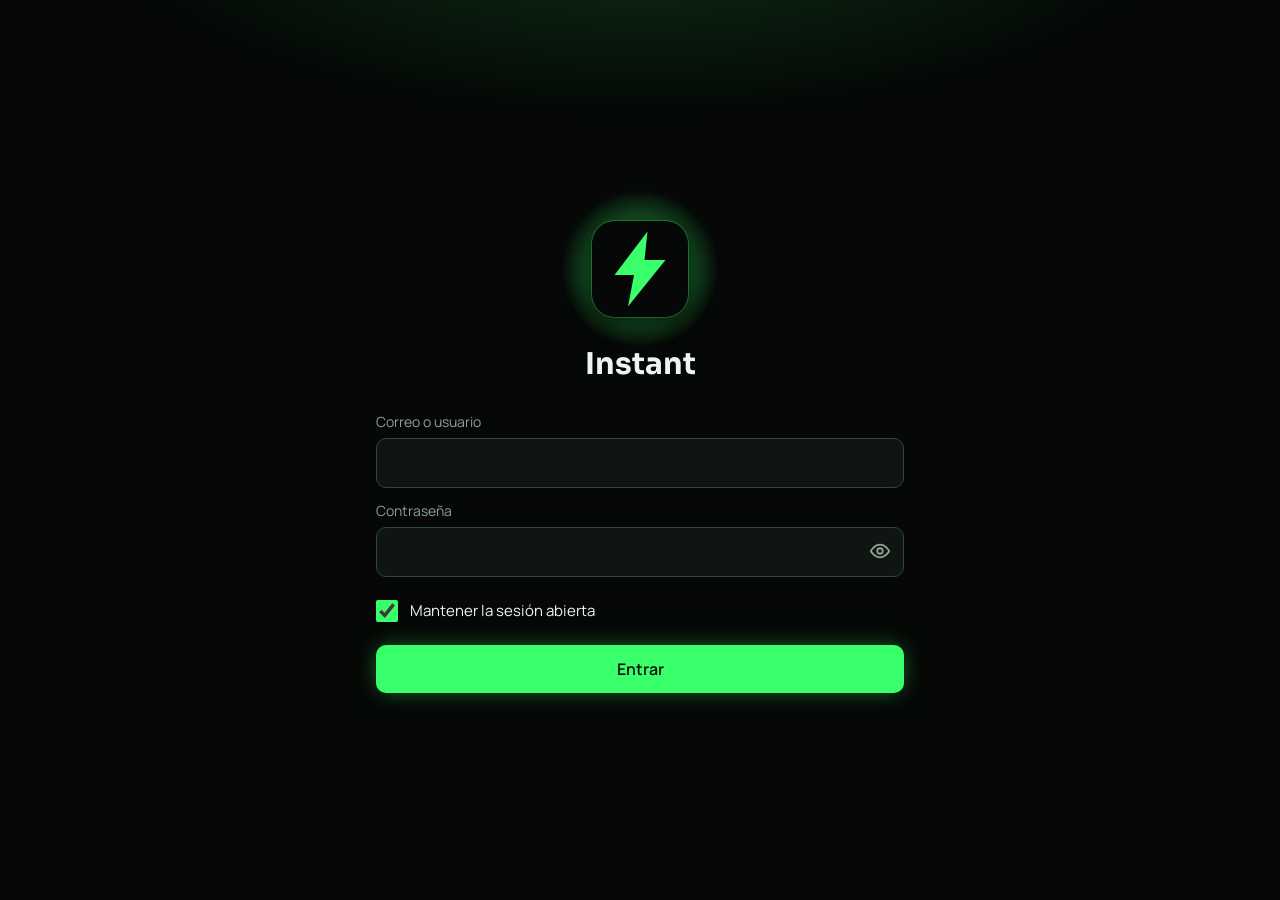
<file: index.html>
<!doctype html>
<html lang="es">
<head>
<meta charset="utf-8">
<meta name="viewport" content="width=device-width, initial-scale=1, viewport-fit=cover">
<title>Instant</title>
<meta name="robots" content="noindex">
<meta name="theme-color" content="#050806">
<link rel="icon" href="logo.svg" type="image/svg+xml">
<link rel="manifest" href="manifest.webmanifest">
<link rel="apple-touch-icon" href="apple-touch-icon.png">
<link rel="stylesheet" href="fuentes.css">
<link rel="stylesheet" href="movil.css?v=21">
<link rel="stylesheet" href="biblioteca.css?v=21">
</head>
<body>
<main class="app" id="app" data-vista="login">
  <header class="top" id="cabecera"><span class="ico"><img src="logo.svg" alt="" width="40" height="40"></span><h1>Instant</h1><button class="salir" id="salir" hidden>Salir</button></header>

  <section id="login" hidden>
    <div class="marca"><span class="ico grande"><img src="logo.svg" alt="Instant" width="96" height="96"></span><h1>Instant</h1></div>
    <form id="formLogin" autocomplete="on">
      <label>Correo o usuario<input id="correo" type="text" inputmode="email" autocapitalize="off" autocorrect="off" spellcheck="false" autocomplete="username" required></label>
      <label>Contraseña
        <span class="campoClave">
          <input id="clave" type="password" autocomplete="current-password" required>
          <button type="button" id="ojo" class="ojo" aria-label="Mostrar contraseña" aria-pressed="false">
            <svg class="ojoAbierto" viewBox="0 0 24 24" width="22" height="22" fill="none" stroke="currentColor" stroke-width="2" stroke-linecap="round" stroke-linejoin="round" aria-hidden="true"><path d="M2 12s3.6-7 10-7 10 7 10 7-3.6 7-10 7S2 12 2 12z"/><circle cx="12" cy="12" r="3"/></svg>
            <svg class="ojoCerrado" viewBox="0 0 24 24" width="22" height="22" fill="none" stroke="currentColor" stroke-width="2" stroke-linecap="round" stroke-linejoin="round" aria-hidden="true"><path d="M3 3l18 18"/><path d="M10.6 5.1A10.9 10.9 0 0 1 12 5c6.4 0 10 7 10 7a17 17 0 0 1-3.2 4.2M6.6 6.6A17 17 0 0 0 2 12s3.6 7 10 7a10.7 10.7 0 0 0 4.4-.9"/><path d="M9.9 9.9a3 3 0 0 0 4.2 4.2"/></svg>
          </button>
        </span>
      </label>
      <label class="rapido"><input id="rapido" type="checkbox" checked><span>Mantener la sesión abierta</span></label>
      <button class="btn" id="entrar" type="submit">Entrar</button>
    </form>
  </section>

  <section id="panel" hidden>
    <p class="sinRed" id="sinRed" role="status" hidden>Sin conexión. Estás viendo lo último que había.</p>
    <nav class="tabs" aria-label="Secciones"><button data-tab="enviar" aria-selected="true">Enviar<span class="nEnv" id="nEnv" hidden></span></button><button data-tab="biblioteca" aria-selected="false">Biblioteca</button></nav>
    <div id="vistaEnviar">
    <form id="formEnlaces">
      <label for="enlaces">Pega uno o varios enlaces (TikTok, Instagram o Facebook)</label>
      <div class="campoEnlaces">
        <textarea id="enlaces" rows="4" placeholder="Pega aquí tus enlaces" autocomplete="off"></textarea>
        <button type="button" id="pegar" class="pegar" aria-label="Pegar enlace copiado y guardar" title="Pegar y guardar">
          <svg viewBox="0 0 24 24" width="24" height="24" fill="none" stroke="currentColor" stroke-width="2" stroke-linecap="round" stroke-linejoin="round" aria-hidden="true"><rect x="8" y="3" width="8" height="4" rx="1"/><path d="M16 5h2a2 2 0 0 1 2 2v12a2 2 0 0 1-2 2H6a2 2 0 0 1-2-2V7a2 2 0 0 1 2-2h2"/><path d="M12 11v6m-3-3 3 3 3-3"/></svg>
        </button>
      </div>
      <button class="btn" type="submit">Guardar en mi biblioteca</button>
    </form>
    <div class="envios-top"><h2>Mis envíos</h2><button type="button" class="limpiar" id="limpiar" hidden>Limpiar</button></div>
    <ul id="lista" class="lista" aria-live="polite"></ul>
    <p class="soft vacio" id="vacio" hidden>Todavía no has mandado nada. Pega un enlace arriba y se descargará solo.</p>
      </div>
    <div id="vistaBib" hidden>
      <div class="filtros">
        <input id="buscar" type="search" placeholder="Buscar por cuenta, gancho, etiqueta…" autocomplete="off">
        <select id="fOrden" aria-label="Ordenar por"><option value="rec">Más recientes (descargado)</option><option value="vis">Más vistas</option><option value="int">Más interacción</option></select>
        <details class="plegable" id="plegable"><summary>Filtros<span id="nFiltros" hidden></span></summary>
          <div class="plegableCuerpo">
            <select id="fEstado" aria-label="Estado"></select><select id="fRed" aria-label="Red"></select>
            <select id="fColeccion" aria-label="Marca"></select><button class="fav" id="fFav" type="button" aria-pressed="false">★ Favoritos</button>
            <button class="limpiar" id="fLimpiar" type="button">Quitar filtros</button>
          </div>
        </details>
      </div>
      <p class="soft bibCuenta" id="bibCuenta"></p>
      <p class="soft vacio" id="bibEstado" hidden></p>
      <ul class="rejilla" id="rejilla"></ul>
    </div>
  </section>

  <div class="ficha" id="ficha" hidden><div class="fichaPanel" id="fichaPanelEl" role="dialog" aria-modal="true" aria-label="Ficha"><button class="salir" id="fichaCerrar">Cerrar</button><div id="fichaCuerpo"></div></div></div>

  <p class="aviso" id="aviso" role="status" hidden></p>
</main>
<script src="config.js?v=21"></script>
<script src="movil.js?v=21"></script>
<script src="biblioteca.js?v=21"></script>
</body>
</html>
</file>
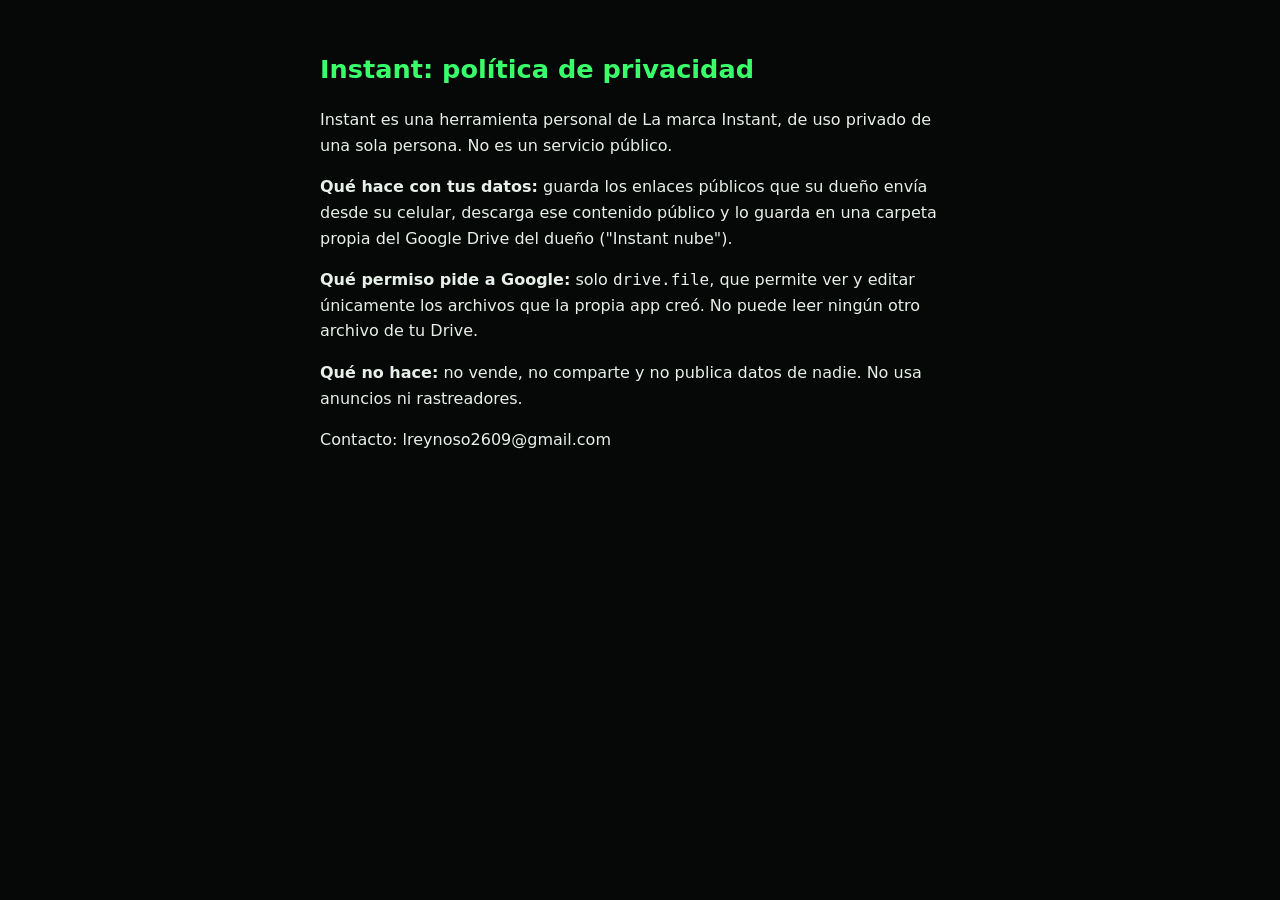
<file: privacidad.html>
<!doctype html>
<html lang="es">
<head>
<meta charset="utf-8">
<meta name="viewport" content="width=device-width, initial-scale=1">
<title>Privacidad - Instant</title>
<style>
  body { background:#050806; color:#e8efe9; font:16px/1.6 system-ui, sans-serif; margin:0; padding:32px 16px; }
  main { max-width:640px; margin:0 auto; }
  h1 { color:#39ff6a; font-size:1.6rem; }
  a { color:#39ff6a; }
</style>
</head>
<body>
<main>
  <h1>Instant: política de privacidad</h1>
  <p>Instant es una herramienta personal de La marca Instant, de uso privado de una sola persona. No es un servicio público.</p>
  <p><strong>Qué hace con tus datos:</strong> guarda los enlaces públicos que su dueño envía desde su celular, descarga ese contenido público y lo guarda en una carpeta propia del Google Drive del dueño ("Instant nube").</p>
  <p><strong>Qué permiso pide a Google:</strong> solo <code>drive.file</code>, que permite ver y editar únicamente los archivos que la propia app creó. No puede leer ningún otro archivo de tu Drive.</p>
  <p><strong>Qué no hace:</strong> no vende, no comparte y no publica datos de nadie. No usa anuncios ni rastreadores.</p>
  <p>Contacto: lreynoso2609@gmail.com</p>
</main>
</body>
</html>
</file>
<file: fuentes.css>
/* Fuentes guardadas en local (Manrope y Sora, licencia OFL) para que Instant funcione sin internet. */
@font-face {
  font-family: 'Manrope';
  font-style: normal;
  font-weight: 400;
  font-display: swap;
  src: url(manrope-400-latin-ext.woff2) format('woff2');
  unicode-range: U+0100-02BA, U+02BD-02C5, U+02C7-02CC, U+02CE-02D7, U+02DD-02FF, U+0304, U+0308, U+0329, U+1D00-1DBF, U+1E00-1E9F, U+1EF2-1EFF, U+2020, U+20A0-20AB, U+20AD-20C4, U+2113, U+2C60-2C7F, U+A720-A7FF;
}
@font-face {
  font-family: 'Manrope';
  font-style: normal;
  font-weight: 400;
  font-display: swap;
  src: url(manrope-400-latin.woff2) format('woff2');
  unicode-range: U+0000-00FF, U+0131, U+0152-0153, U+02BB-02BC, U+02C6, U+02DA, U+02DC, U+0304, U+0308, U+0329, U+2000-206F, U+20AC, U+2122, U+2191, U+2193, U+2212, U+2215, U+FEFF, U+FFFD;
}
@font-face {
  font-family: 'Manrope';
  font-style: normal;
  font-weight: 500;
  font-display: swap;
  src: url(manrope-500-latin-ext.woff2) format('woff2');
  unicode-range: U+0100-02BA, U+02BD-02C5, U+02C7-02CC, U+02CE-02D7, U+02DD-02FF, U+0304, U+0308, U+0329, U+1D00-1DBF, U+1E00-1E9F, U+1EF2-1EFF, U+2020, U+20A0-20AB, U+20AD-20C4, U+2113, U+2C60-2C7F, U+A720-A7FF;
}
@font-face {
  font-family: 'Manrope';
  font-style: normal;
  font-weight: 500;
  font-display: swap;
  src: url(manrope-500-latin.woff2) format('woff2');
  unicode-range: U+0000-00FF, U+0131, U+0152-0153, U+02BB-02BC, U+02C6, U+02DA, U+02DC, U+0304, U+0308, U+0329, U+2000-206F, U+20AC, U+2122, U+2191, U+2193, U+2212, U+2215, U+FEFF, U+FFFD;
}
@font-face {
  font-family: 'Manrope';
  font-style: normal;
  font-weight: 600;
  font-display: swap;
  src: url(manrope-600-latin-ext.woff2) format('woff2');
  unicode-range: U+0100-02BA, U+02BD-02C5, U+02C7-02CC, U+02CE-02D7, U+02DD-02FF, U+0304, U+0308, U+0329, U+1D00-1DBF, U+1E00-1E9F, U+1EF2-1EFF, U+2020, U+20A0-20AB, U+20AD-20C4, U+2113, U+2C60-2C7F, U+A720-A7FF;
}
@font-face {
  font-family: 'Manrope';
  font-style: normal;
  font-weight: 600;
  font-display: swap;
  src: url(manrope-600-latin.woff2) format('woff2');
  unicode-range: U+0000-00FF, U+0131, U+0152-0153, U+02BB-02BC, U+02C6, U+02DA, U+02DC, U+0304, U+0308, U+0329, U+2000-206F, U+20AC, U+2122, U+2191, U+2193, U+2212, U+2215, U+FEFF, U+FFFD;
}
@font-face {
  font-family: 'Sora';
  font-style: normal;
  font-weight: 500;
  font-display: swap;
  src: url(sora-500-latin-ext.woff2) format('woff2');
  unicode-range: U+0100-02BA, U+02BD-02C5, U+02C7-02CC, U+02CE-02D7, U+02DD-02FF, U+0304, U+0308, U+0329, U+1D00-1DBF, U+1E00-1E9F, U+1EF2-1EFF, U+2020, U+20A0-20AB, U+20AD-20C4, U+2113, U+2C60-2C7F, U+A720-A7FF;
}
@font-face {
  font-family: 'Sora';
  font-style: normal;
  font-weight: 500;
  font-display: swap;
  src: url(sora-500-latin.woff2) format('woff2');
  unicode-range: U+0000-00FF, U+0131, U+0152-0153, U+02BB-02BC, U+02C6, U+02DA, U+02DC, U+0304, U+0308, U+0329, U+2000-206F, U+20AC, U+2122, U+2191, U+2193, U+2212, U+2215, U+FEFF, U+FFFD;
}
@font-face {
  font-family: 'Sora';
  font-style: normal;
  font-weight: 700;
  font-display: swap;
  src: url(sora-700-latin-ext.woff2) format('woff2');
  unicode-range: U+0100-02BA, U+02BD-02C5, U+02C7-02CC, U+02CE-02D7, U+02DD-02FF, U+0304, U+0308, U+0329, U+1D00-1DBF, U+1E00-1E9F, U+1EF2-1EFF, U+2020, U+20A0-20AB, U+20AD-20C4, U+2113, U+2C60-2C7F, U+A720-A7FF;
}
@font-face {
  font-family: 'Sora';
  font-style: normal;
  font-weight: 700;
  font-display: swap;
  src: url(sora-700-latin.woff2) format('woff2');
  unicode-range: U+0000-00FF, U+0131, U+0152-0153, U+02BB-02BC, U+02C6, U+02DA, U+02DC, U+0304, U+0308, U+0329, U+2000-206F, U+20AC, U+2122, U+2191, U+2193, U+2212, U+2215, U+FEFF, U+FFFD;
}
</file>
<file: movil.css>
:root{--bg:#050806;--surface:#0d120e;--raise:#151c16;--line:#223026;--line-hi:#2f4a37;--text:#eef5ef;--soft:#8da093;--accent:#39ff6a;--on-accent:#04140a;--bad:#ff8a8a;--display:"Sora",system-ui,sans-serif;--body:"Manrope",system-ui,sans-serif}
*{box-sizing:border-box;margin:0}
html{color-scheme:dark}
body{background:var(--bg);color:var(--text);font:400 16px/1.5 var(--body);-webkit-font-smoothing:antialiased;min-height:100dvh}
body::before{content:"";position:fixed;inset:0;pointer-events:none;background:radial-gradient(60% 30% at 50% -8%,rgba(57,255,106,.16),transparent 70%)}
.app{position:relative;max-width:560px;margin:0 auto;padding:max(16px,env(safe-area-inset-top)) 16px max(24px,env(safe-area-inset-bottom));display:grid;gap:18px;align-content:start}
.top{display:flex;align-items:center;gap:12px}
.top h1{font:700 22px var(--display);flex:1}
.soft{color:var(--soft)}
h2{font:600 16px var(--display);margin-top:6px}
form{display:grid;gap:12px}
label{display:grid;gap:6px;color:var(--soft);font-size:14px}
input,textarea{font:inherit;font-size:16px;color:var(--text);background:#0f1611;border:1px solid var(--line-hi);border-radius:10px;padding:12px;min-height:48px;width:100%}
textarea{resize:vertical}
input:focus-visible,textarea:focus-visible,button:focus-visible{outline:2px solid var(--accent);outline-offset:2px}
.btn{min-height:48px;padding:0 20px;border:0;border-radius:10px;background:var(--accent);color:var(--on-accent);font:700 16px var(--body);box-shadow:0 0 22px -4px rgba(57,255,106,.5);transition:transform .12s}
.btn:active{transform:scale(.98)}
.btn:disabled{opacity:.5}
.salir{min-height:44px;padding:0 14px;background:none;border:1px solid var(--line-hi);border-radius:10px;color:var(--soft);font:inherit}
.lista{list-style:none;padding:0;display:grid;gap:8px}
.item{display:grid;gap:4px;padding:12px 14px;border-radius:10px;background:var(--raise);border:1px solid var(--line)}
.item .en{display:grid;gap:2px;min-width:0}
.item .en b{font:600 15px var(--body)}
.item .en small{font-size:12px;color:var(--soft);overflow:hidden;text-overflow:ellipsis;white-space:nowrap}
.item .estado{display:flex;justify-content:space-between;gap:10px;font-size:13px;color:var(--soft)}
.pill{white-space:nowrap;flex:none;align-self:flex-start;padding:2px 10px;border-radius:99px;font-size:12px;font-weight:700;background:var(--surface);color:var(--soft)}
.pill.listo{background:rgba(57,255,106,.14);color:var(--accent)}
.pill.bajando{color:var(--accent);border:1px solid rgba(57,255,106,.5)}
.pill.error{color:var(--bad);background:rgba(255,107,107,.1)}
.aviso{padding:12px 14px;border-radius:10px;background:var(--raise);border-left:3px solid var(--accent);text-wrap:pretty}
.aviso.mal{border-left-color:#ff6b6b}
/* Dentro de la app el aviso flota abajo para que siempre se vea (toca para cerrar) */
.app[data-vista="panel"] .aviso{position:fixed;z-index:20;left:16px;right:16px;bottom:max(16px,env(safe-area-inset-bottom));max-width:528px;margin:0 auto;background:var(--surface);border:1px solid var(--line-hi);border-left-width:3px;box-shadow:0 12px 36px rgba(0,0,0,.7)}
.app[data-vista="panel"] .aviso{border-left-color:var(--accent)}
.app[data-vista="panel"] .aviso.mal{border-left-color:#ff6b6b}
.vacio{text-wrap:pretty}
[hidden]{display:none!important}
@media (prefers-reduced-motion:reduce){*{transition:none!important}}

/* Ícono redondeado con resplandor verde que palpita detrás (así el fondo negro del ícono no se pierde) */
.ico{position:relative;display:inline-grid;isolation:isolate;border-radius:24%;flex:none}
.ico img{display:block;border-radius:24%;box-shadow:0 0 0 1px rgba(57,255,106,.28),0 6px 24px -6px rgba(0,0,0,.9)}
.ico::before{content:"";position:absolute;inset:-65%;z-index:-1;border-radius:50%;pointer-events:none;
  background:radial-gradient(closest-side,rgba(57,255,106,.7),rgba(57,255,106,.22) 52%,transparent 72%);
  animation:pulso 2.6s ease-in-out infinite}
@keyframes pulso{0%,100%{opacity:.45;transform:scale(.88)}50%{opacity:1;transform:scale(1.08)}}
@media (prefers-reduced-motion:reduce){.ico::before{animation:none;opacity:.8}}

/* Pantalla de entrada: todo al centro */
.app[data-vista="login"]{min-height:100dvh;align-content:center;padding-block:max(24px,env(safe-area-inset-top)) max(24px,env(safe-area-inset-bottom))}
.app[data-vista="login"] .top{display:none}
.app[data-vista="login"] #login{display:grid;gap:22px}
#login .marca{display:grid;justify-items:center;gap:22px;margin-bottom:6px}
#login .marca h1{font:700 30px var(--display)}
#login .marca .ico{margin:14px 0 6px}
.centrado{text-align:center;text-wrap:balance}
.app[data-vista="login"] .aviso{text-align:center}

.item .txt{text-align:right}
.pg{display:flex;align-items:center;gap:10px;margin-top:10px}
.barra{position:relative;flex:1;height:10px;border-radius:99px;background:var(--surface)}
.barra i{position:absolute;inset:0;display:block;width:100%;transform-origin:left;transform:scaleX(0);background:linear-gradient(90deg,rgba(57,255,106,.18),var(--accent));border-radius:99px;will-change:transform}
/* Descargando: cometa con luz que chispea y estalla al llegar al 100 % */
.cometa{position:absolute;top:50%;left:0;width:16px;height:16px;margin:-8px 0 0 -8px;border-radius:50%;pointer-events:none;
  background:radial-gradient(circle,#fff 0 22%,#b6ffc9 40%,rgba(57,255,106,.55) 62%,transparent 72%);box-shadow:0 0 14px 3px rgba(57,255,106,.65)}
.cometa::before,.cometa::after{content:"";position:absolute;left:50%;top:50%;width:3px;height:3px;border-radius:50%;background:#d6ffe0;box-shadow:0 0 6px 1px var(--accent);animation:chispa .55s ease-out infinite}
.cometa::after{animation-delay:.27s;animation-duration:.7s;width:2px;height:2px}
@keyframes chispa{0%{opacity:0;transform:translate(-2px,0)}20%{opacity:1}100%{opacity:0;transform:translate(-22px,-12px)}}
.pg.llego .cometa{animation:estalla .7s ease-out forwards}
@keyframes estalla{0%{transform:scale(1);opacity:1}60%{transform:scale(2.6);opacity:.9}100%{transform:scale(4);opacity:0}}
/* En espera: barra fina con un brillo que la recorre por dentro (distinta a la de descarga) */
.pg.busca .barra{height:5px}
.pg.busca .barra i{background:var(--accent);overflow:hidden;opacity:.9}
.pg.busca .barra i::after{content:"";position:absolute;inset:0;width:50px;background:linear-gradient(90deg,transparent,rgba(255,255,255,.55),transparent);animation:brillo 1.4s linear infinite}
@keyframes brillo{from{transform:translateX(-50px)}to{transform:translateX(500px)}}
.pg-n{font:600 13px var(--body);font-variant-numeric:tabular-nums;color:var(--accent);min-width:3.2em;text-align:right}

/* Franja de sin conexión */
.sinRed{padding:10px 14px;border-radius:10px;background:var(--raise);border-left:3px solid #ffb21f;color:var(--text);font-size:14px;text-wrap:pretty}

/* «Mis envíos» compacto: título y estado en una fila, texto a la izquierda, botón y aviso en una línea */
.item{grid-template-columns:minmax(0,1fr) auto;column-gap:10px;row-gap:2px;padding:10px 12px;align-items:start}
.item .en{grid-column:1;grid-row:1/3}
.item .estado{display:contents}
.item .pill{grid-column:2;grid-row:1;align-self:start;justify-self:end}
.item .txt{grid-column:1/-1;grid-row:3;text-align:left;font-size:13px;line-height:1.35;color:var(--soft);display:-webkit-box;-webkit-line-clamp:2;-webkit-box-orient:vertical;overflow:hidden;margin-top:2px}
.item .pg{grid-column:1/-1;margin-top:6px}
.item .acc{grid-column:1/-1;display:flex;align-items:center;gap:10px;flex-wrap:wrap;margin-top:6px}
.item .acc small{font-size:12px;color:var(--soft);flex:1 1 140px}
.item .acc .reint,.item .acc .ver-bib{min-height:44px;margin:0;padding:0 14px;font-size:14px}
.pg.busca .pg-n{display:none}

/* miniatura del video en cada envío */
.item .mini{grid-column:1;grid-row:1/3;width:44px;height:58px;object-fit:cover;border-radius:8px;background:var(--surface);border:1px solid var(--line)}
.item.con-mini{grid-template-columns:44px minmax(0,1fr) auto}
.item.con-mini .en{grid-column:2}
.item.con-mini .pill{grid-column:3}
.envios-top{display:flex;align-items:center;justify-content:space-between;gap:10px;margin-top:6px}
.envios-top h2{margin:0}
.limpiar{min-height:40px;padding:0 14px;border:1px solid var(--line-hi);border-radius:10px;background:var(--surface);color:var(--soft);font:500 14px var(--body);transition:transform .12s,border-color .15s}
.limpiar:active{transform:scale(.97);border-color:var(--accent)}
.limpiar[hidden]{display:none}

/* ventana de confirmación propia */
dialog.pregunta{margin:auto;width:min(92vw,380px);padding:20px;border:1px solid var(--line-hi);border-radius:16px;background:var(--surface);color:var(--text);box-shadow:0 20px 60px -10px #000}
dialog.pregunta::backdrop{background:rgba(0,0,0,.65)}
dialog.pregunta h3{margin:0 0 10px;font:600 18px var(--display)}
dialog.pregunta p{margin:0 0 8px;font-size:15px;line-height:1.4;color:var(--soft);text-wrap:pretty}
.pregunta-btns{display:flex;gap:10px;margin-top:16px}
.pregunta-btns button{flex:1;min-height:46px;border-radius:12px;border:1px solid var(--line-hi);background:var(--raise);color:var(--text);font:600 15px var(--body);transition:transform .12s}
.pregunta-btns button:active{transform:scale(.97)}
.pregunta-btns .si{background:var(--accent);border-color:var(--accent);color:#04140a}
.item .mini.ph{display:block;border-style:dashed;background:var(--surface);animation:respira 1.3s ease-in-out infinite}
@keyframes respira{0%,100%{opacity:.35}50%{opacity:.8}}
</file>
<file: biblioteca.css>
/* Instant móvil · pestañas y galería de solo lectura */
.tabs{display:grid;grid-template-columns:1fr 1fr;gap:4px;padding:4px;border-radius:12px;background:var(--surface);border:1px solid var(--line)}
.tabs button{min-height:44px;border:0;border-radius:9px;background:none;color:var(--soft);font:600 15px var(--body)}
.tabs button[aria-selected="true"]{background:var(--raise);color:var(--accent);box-shadow:inset 0 0 0 1px var(--line-hi)}
#vistaEnviar,#vistaBib{display:grid;gap:18px;align-content:start}
.filtros{display:grid;grid-template-columns:1fr 1fr;gap:8px}
.filtros input{grid-column:1/-1}
select,.fav{font:inherit;font-size:15px;color:var(--text);background:#0f1611;border:1px solid var(--line-hi);border-radius:10px;padding:0 10px;min-height:44px;width:100%}
.fav{color:var(--soft);font-weight:600}
.fav[aria-pressed="true"]{color:var(--accent);border-color:var(--accent)}
.bibCuenta{font-size:13px}
.rejilla{list-style:none;padding:0;display:grid;grid-template-columns:1fr 1fr;gap:10px}
.tarjeta{display:grid;gap:4px;width:100%;text-align:left;padding:0 0 10px;border:1px solid var(--line);border-radius:12px;background:var(--raise);color:var(--text);font:inherit;overflow:hidden;transition:transform .12s}
.tarjeta:active{transform:scale(.98)}
.tarjeta .foto{position:relative;display:block;aspect-ratio:3/4;background:var(--surface)}
.tarjeta img{width:100%;height:100%;object-fit:cover;display:block}
.tarjeta em{position:absolute;left:8px;top:8px;font:700 12px var(--body);font-style:normal;padding:2px 8px;border-radius:99px;background:rgba(5,8,6,.78);color:var(--text)}
.tarjeta b{position:absolute;right:8px;top:6px;color:var(--accent);font-size:16px}
.tarjeta .cuenta{padding:0 10px;font:600 14px var(--display);overflow:hidden;text-overflow:ellipsis;white-space:nowrap}
.tarjeta .gancho{padding:0 10px;font-size:14px;color:var(--soft);display:-webkit-box;-webkit-line-clamp:2;-webkit-box-orient:vertical;overflow:hidden}
.tarjeta .vistas{padding:0 10px;font-size:13px;color:var(--accent)}
.ficha{position:fixed;inset:0;z-index:10;background:rgba(5,8,6,.82);display:grid;align-items:end}
.fichaPanel{max-width:560px;width:100%;margin:0 auto;max-height:92dvh;overflow:auto;background:var(--surface);border:1px solid var(--line-hi);border-radius:18px 18px 0 0;padding:16px 16px max(24px,env(safe-area-inset-bottom));display:grid;gap:12px;animation:sube .22s ease-out}
@keyframes sube{from{transform:translateY(24px);opacity:0}}
@media (prefers-reduced-motion:reduce){.fichaPanel{animation:none}}
.fichaPanel .salir{justify-self:end}
.fichaImg{width:100%;max-height:260px;object-fit:cover;border-radius:12px}
.fichaPanel h3{font:700 20px var(--display)}
.fichaPanel h3 small{font:600 13px var(--body);color:var(--soft)}
.fichaPanel h4{font:600 14px var(--display);color:var(--accent)}
.copy{white-space:pre-wrap;word-break:break-word;font-size:14px;color:var(--soft)}
.metricas{display:grid;grid-template-columns:repeat(3,1fr);gap:8px}
.metricas div{display:grid;padding:8px;border-radius:10px;background:var(--raise);text-align:center}
.metricas b{font:700 16px var(--display)}
.metricas span{font-size:12px;color:var(--soft)}
.chips{display:flex;flex-wrap:wrap;gap:6px}
.chips span{padding:4px 10px;border-radius:99px;background:var(--raise);border:1px solid var(--line-hi);font-size:13px}
a.btn{display:grid;place-items:center;text-decoration:none}
.nota{font-size:13px;text-align:center}
#fichaCuerpo{display:grid;gap:12px}
.btnAudio{min-height:48px;border-radius:10px;border:1px solid var(--accent);background:rgba(57,255,106,.1);color:var(--accent);font:600 15px var(--body)}
.btnAudio:disabled{opacity:.7}
.cajaAudio audio{width:100%;display:block}
.enlaceChico{justify-self:center;display:inline-flex;align-items:center;gap:8px;min-height:44px;margin-top:6px;padding:0 16px;border:1px solid var(--line-hi);border-radius:10px;color:var(--soft);font-size:14px;text-decoration:none}
.enlaceChico svg{flex:none}
/* Etiqueta de la red sobre cada portada, con los colores de cada una */
.tarjeta em.r-facebook{background:#166fe5;color:#fff}
.tarjeta em.r-instagram{background:linear-gradient(45deg,#feda75,#fa7e1e 28%,#d62976 58%,#962fbf 82%,#4f5bd5);color:#fff;text-shadow:0 1px 2px rgba(0,0,0,.35)}
.tarjeta em.r-tiktok{background:#000;color:#fff;box-shadow:-1.5px -1.5px 0 #25f4ee,1.5px 1.5px 0 #fe2c55}

/* Login mínimo: usuario, contraseña con ojo y "guardar inicio rápido" */
.campoClave{position:relative;display:block}
.campoClave input{padding-right:52px}
.ojo{position:absolute;right:0;top:0;width:48px;height:48px;display:grid;place-items:center;background:none;border:0;color:var(--soft)}
.ojo[aria-pressed="true"]{color:var(--accent)}
.ojo .ojoCerrado{display:none}.ojo[aria-pressed="true"] .ojoAbierto{display:none}.ojo[aria-pressed="true"] .ojoCerrado{display:block}
label.rapido{display:flex;align-items:center;gap:12px;min-height:44px;color:var(--text);font-size:15px}
label.rapido input{width:22px;height:22px;min-height:0;padding:0;accent-color:var(--accent);flex:none}
/* Entrando…: un brillo recorre el botón */
.btn{position:relative;overflow:hidden}
.btn.cargando{opacity:1}
.btn.cargando::after{content:"";position:absolute;inset:0;width:45%;background:linear-gradient(90deg,transparent,rgba(255,255,255,.55),transparent);animation:brilloBtn 1s linear infinite}
@keyframes brilloBtn{from{transform:translateX(-100%)}to{transform:translateX(320%)}}
/* Botón de pegar (solo el icono) dentro del cuadro de enlaces */
.campoEnlaces{position:relative}
.campoEnlaces textarea{padding-right:60px}
.pegar{position:absolute;right:8px;top:8px;width:44px;height:44px;display:grid;place-items:center;border-radius:10px;background:var(--raise);border:1px solid var(--line-hi);color:var(--accent);transition:transform .12s}
.pegar:active{transform:scale(.92)}

/* Auditoría: acciones de la ficha siempre a la vista, filtros plegables, punto en "Enviar" */
.fichaImg{max-height:200px}
.fichaAcc{position:sticky;bottom:calc(-1 * max(24px,env(safe-area-inset-bottom)));display:flex;gap:8px;align-items:center;margin:0 -16px calc(-1 * max(24px,env(safe-area-inset-bottom)));padding:12px 16px max(14px,env(safe-area-inset-bottom));background:linear-gradient(transparent,var(--surface) 22%);z-index:2}
.fichaAcc .btn{flex:1;min-width:0}
.fichaAcc .enlaceChico{margin:0;flex:none;padding:0 12px}
.tabs{position:sticky;top:max(8px,env(safe-area-inset-top));z-index:6;box-shadow:0 8px 20px -10px #000;margin-bottom:12px}
.filtros{align-items:start}
.filtros input{grid-column:1/-1}
.filtros #fOrden{grid-column:1}
.plegable{grid-column:2;position:relative}
.plegable summary{display:flex;align-items:center;justify-content:center;gap:8px;min-height:44px;border:1px solid var(--line-hi);border-radius:10px;background:#0f1611;color:var(--text);font:600 15px var(--body);list-style:none;cursor:pointer}
.plegable summary::-webkit-details-marker{display:none}
.plegable[open] summary{border-color:var(--accent);color:var(--accent)}
.plegable #nFiltros,.nEnv{display:inline-grid;place-items:center;min-width:20px;height:20px;padding:0 6px;border-radius:99px;background:var(--accent);color:var(--on-accent);font:700 12px/1 var(--display)}
.nEnv{margin-left:8px;vertical-align:middle}
.plegableCuerpo{display:grid;gap:8px;margin-top:8px}
.limpiar{min-height:44px;border:1px solid var(--line-hi);border-radius:10px;background:none;color:var(--soft);font:inherit;font-size:15px}
.reint{justify-self:start;min-height:44px;margin-top:6px;padding:0 18px;border:1px solid var(--accent);border-radius:10px;background:rgba(57,255,106,.1);color:var(--accent);font:600 15px var(--body)}
.plegable[open]{grid-column:1/-1;grid-row:3}
.filtros #fOrden{grid-row:2}
.ver-bib{justify-self:start;min-height:44px;margin-top:6px;padding:0 14px;border:1px solid var(--line-hi);border-radius:10px;background:var(--surface);color:var(--text);font:500 14px var(--body);transition:transform .12s,border-color .15s}
.ver-bib:active{transform:scale(.97);border-color:var(--accent)}
.item .acc .reint,.item .acc .ver-bib{margin:0}
#rejilla li{position:relative}
#rejilla li.halo::after{content:"";position:absolute;inset:-5px;border-radius:16px;border:2px solid var(--accent);box-shadow:0 0 26px 4px rgba(57,255,106,.6),inset 0 0 18px rgba(57,255,106,.25);pointer-events:none;animation:halo 1.1s ease-in-out 5 both}
@keyframes halo{0%,100%{opacity:.4}50%{opacity:1}}

.tarjeta .fecha{position:absolute;left:8px;bottom:8px;font:600 12px var(--body);padding:2px 7px;border-radius:99px;background:rgba(5,8,6,.78);color:var(--text);font-variant-numeric:tabular-nums;backdrop-filter:blur(4px)}
</file>
